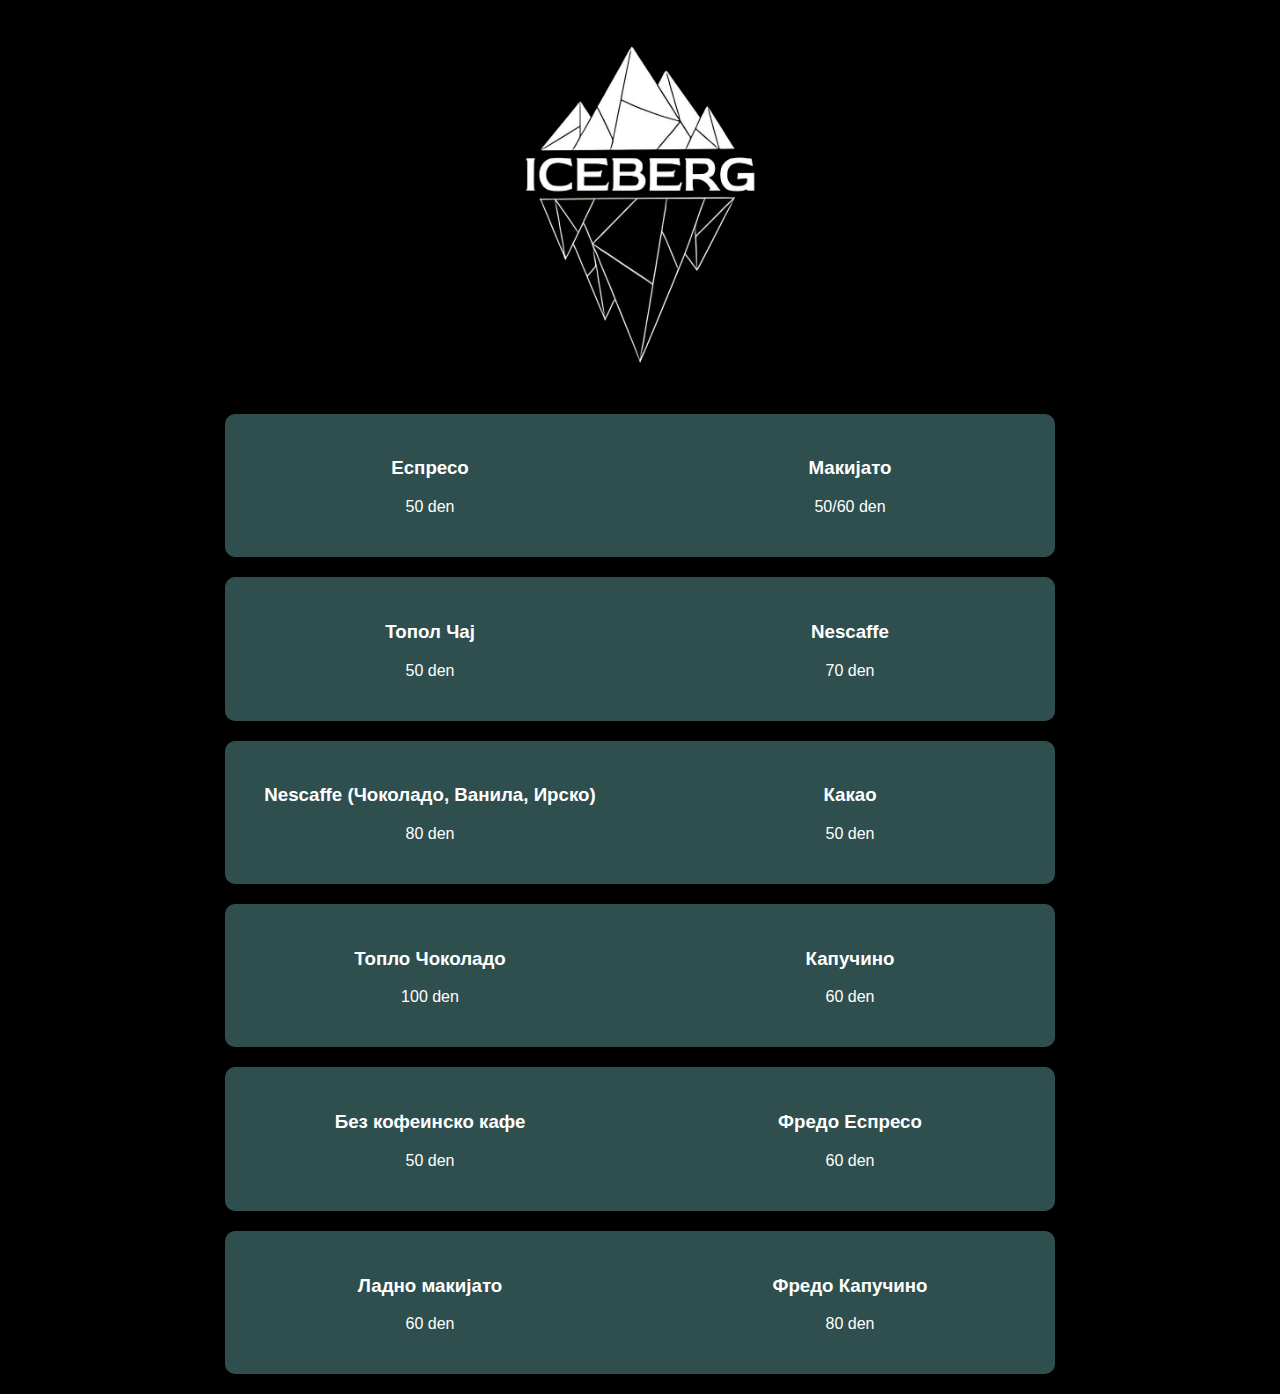
<file: hot drinks.html>
<!DOCTYPE html>
<html lang="">
<head>
  <title>Iceberg</title>
  <link rel="stylesheet" type="text/css" href="stylehot.css">
  <meta charset="UTF-8">
</head>

<body><a href="index.html">
  <img src="iceberg%20ss%20(12222).png" width="250" height="320" alt="Image Description">
</a>


<div class="drink">
  <div class="drink-item">
    <h3>Еспресо</h3>
    <p>50 den</p>
  </div>

  <div class="drink-item-right">
    <h3>Макијато</h3>
    <p>50/60 den</p>
  </div>
</div>

<div class="drink">
  <div class="drink-item">
    <h3>Топол Чај</h3>
    <p>50 den</p>
  </div>

  <div class="drink-item-right">
    <h3>Nescaffe</h3>
    <p>70 den</p>
  </div>
</div>

<div class="drink">
  <div class="drink-item">
    <h3>Nescaffe (Чоколадо, Ванила, Ирско)</h3>
    <p>80 den</p>
  </div>

  <div class="drink-item-right">
    <h3>Какао</h3>
    <p>50 den</p>
  </div>
</div>

<div class="drink">
  <div class="drink-item">
    <h3>Топло Чоколадо</h3>
    <p>100 den</p>
  </div>

  <div class="drink-item-right">
    <h3>Капучино</h3>
    <p>60 den</p>
  </div>
</div>

<div class="drink">
  <div class="drink-item">
    <h3>Без кофеинско кафе</h3>
    <p>50 den</p>
  </div>

  <div class="drink-item-right">
    <h3>Фредо Еспресо</h3>
    <p>60 den</p>
  </div>
</div>


<div class="drink">
  <div class="drink-item">
    <h3>Ладно макијато</h3>
    <p>60 den</p>
  </div>

  <div class="drink-item-right">
    <h3>Фредо Капучино</h3>
    <p>80 den</p>
  </div>
</div>

</body>
</html>
</file>
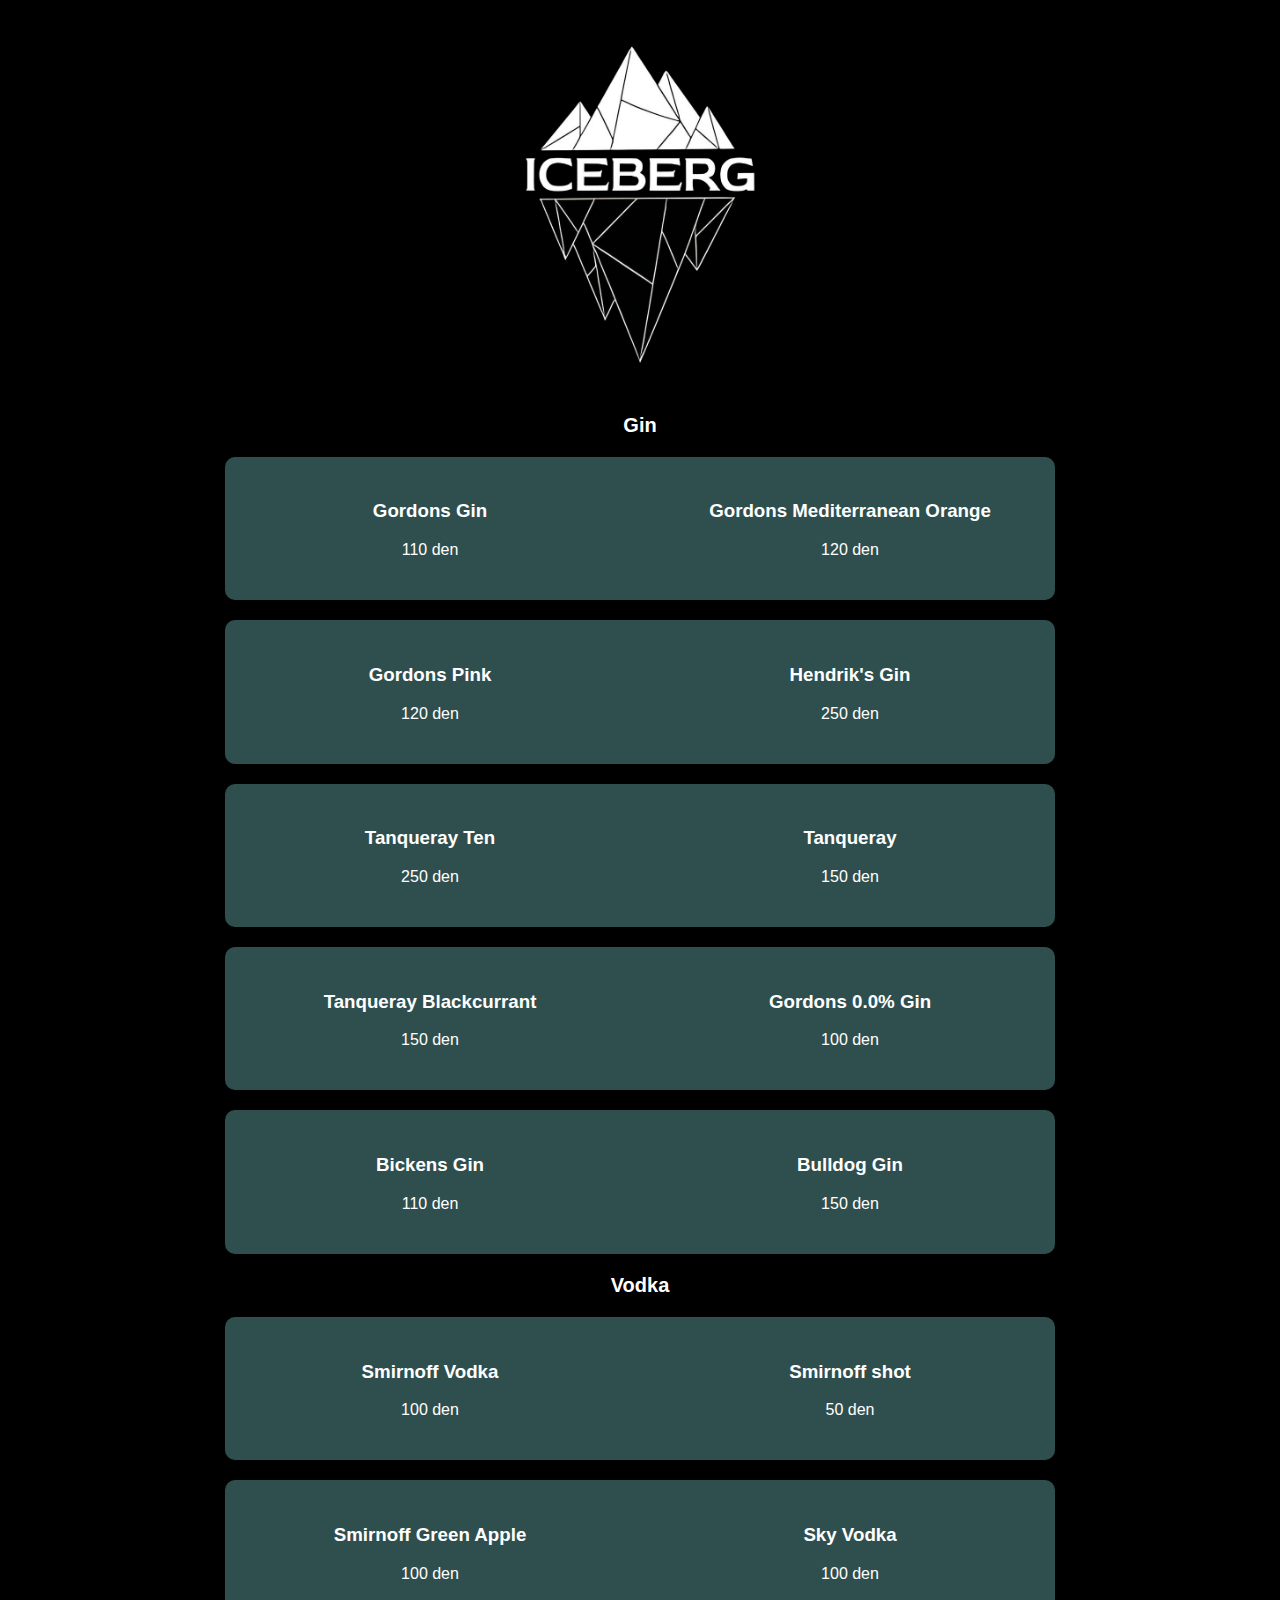
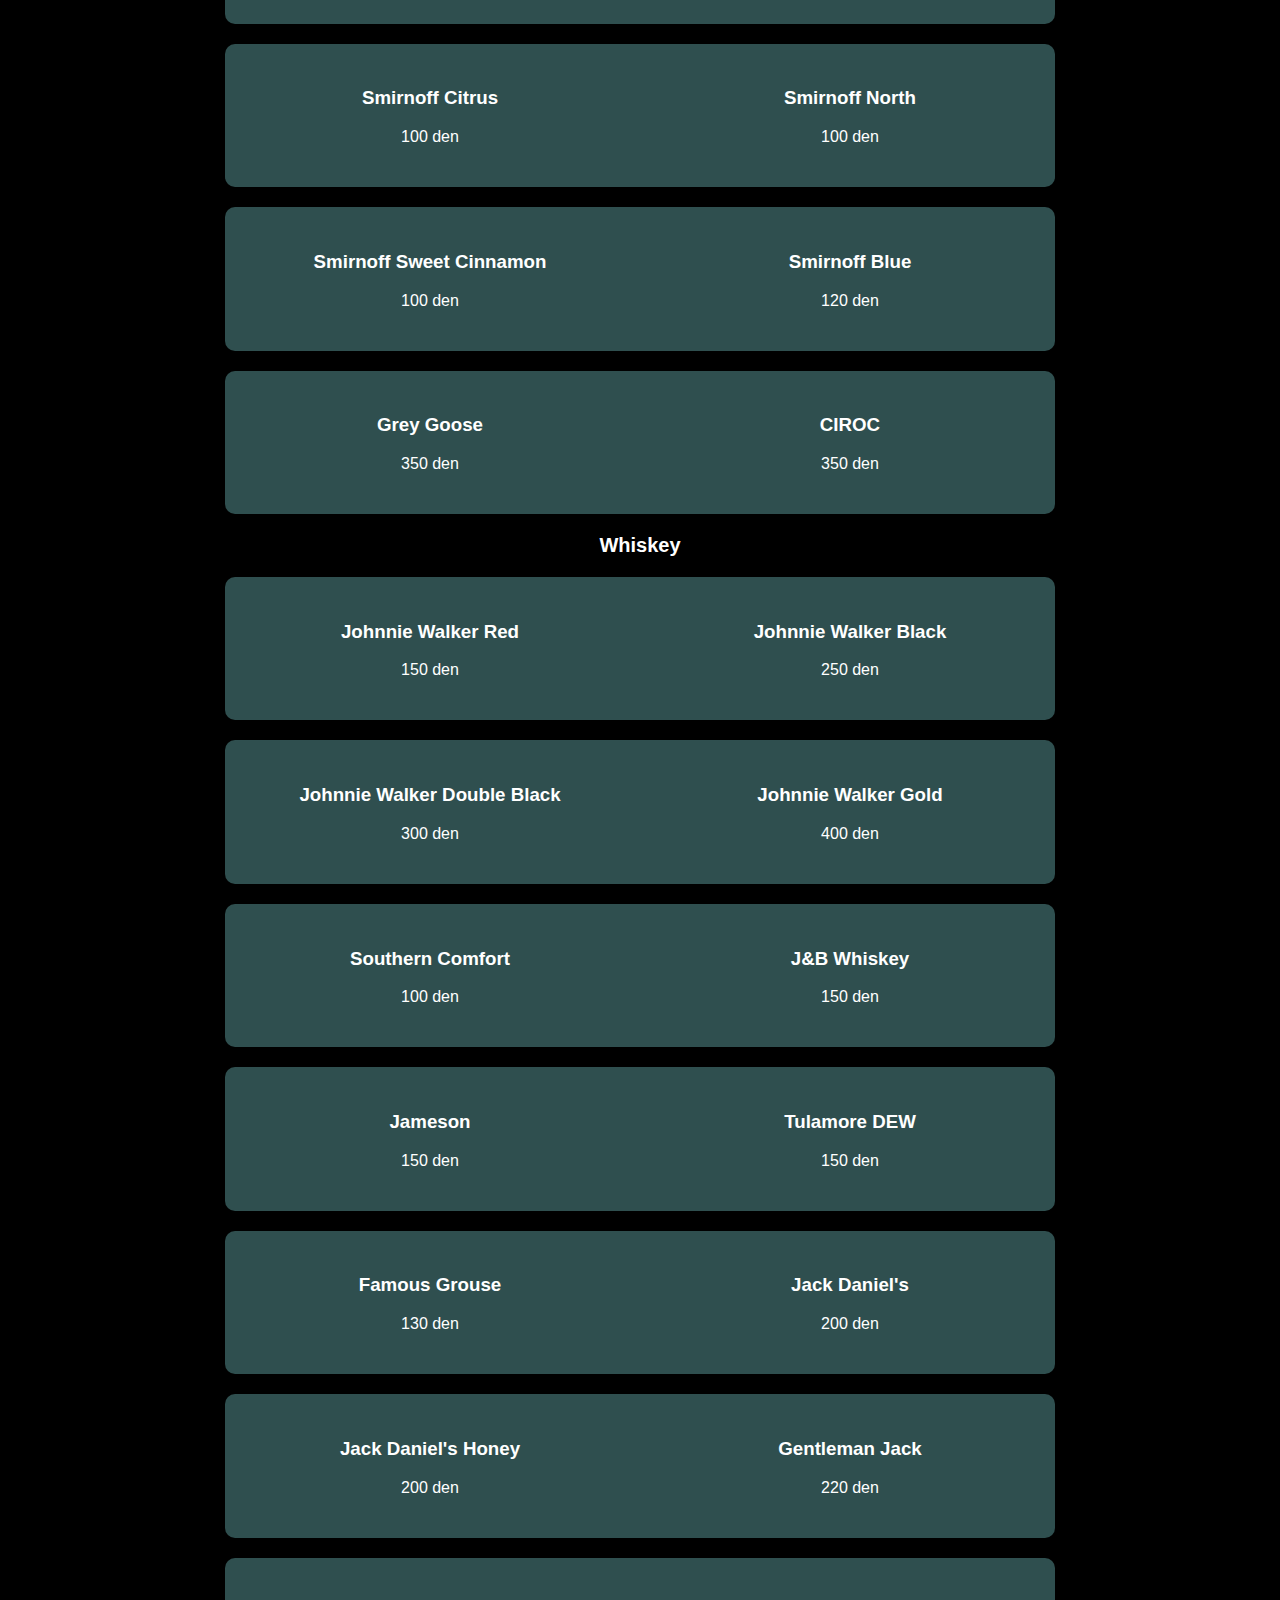
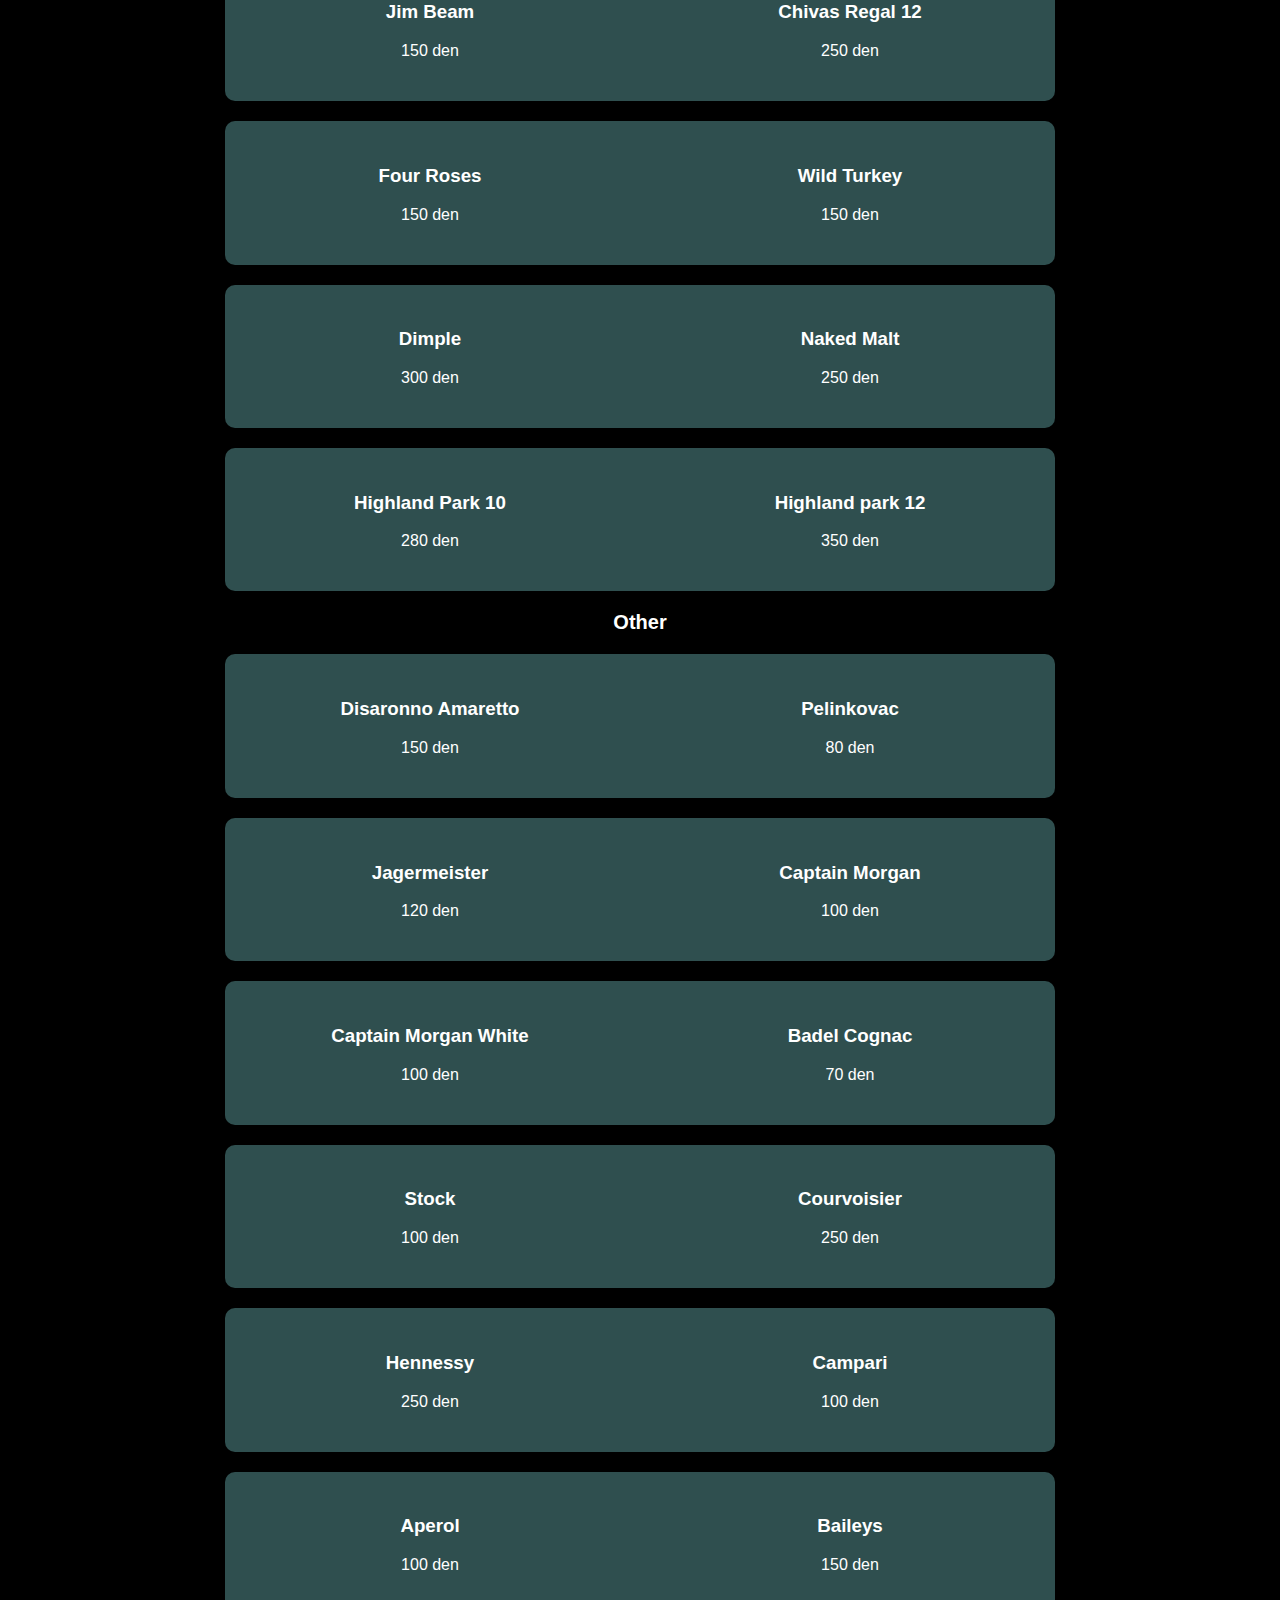
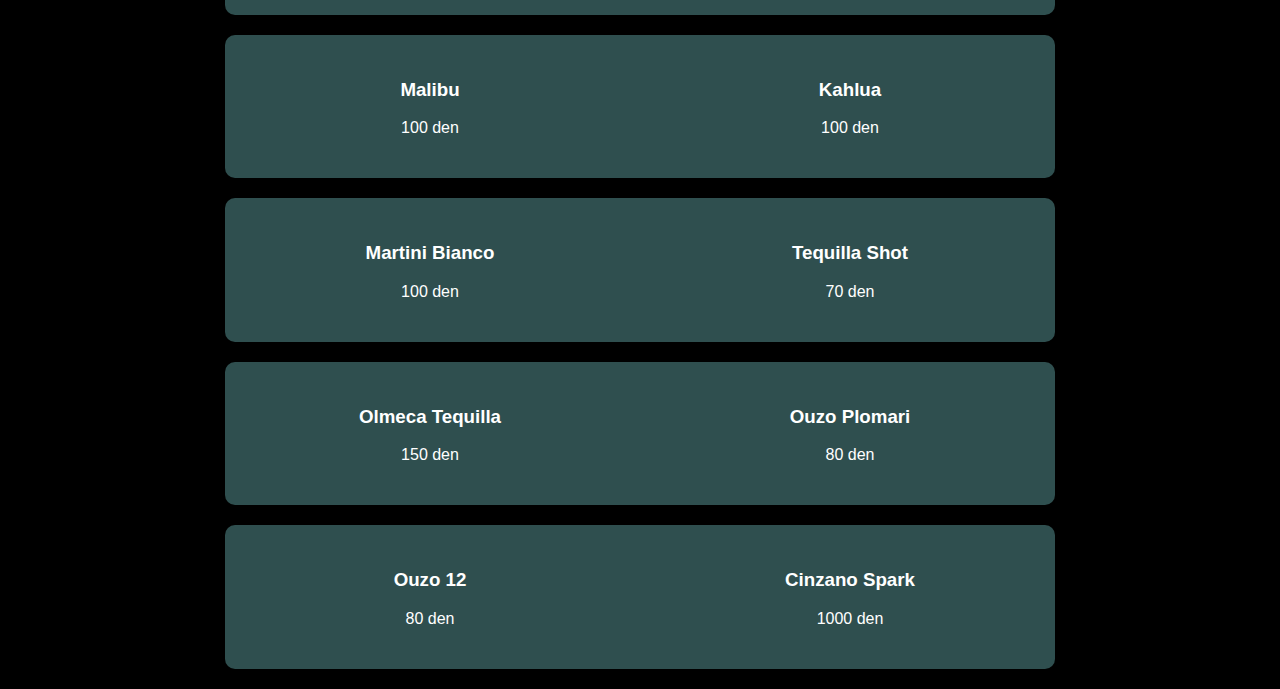
<file: iceberg alcohols.html>
<!DOCTYPE html>
<html lang="mk">
<head>
  <title>Iceberg</title>
  <link rel="stylesheet" type="text/css" href="stylealcohol.css">
</head>

<body><a href="index.html">
  <img src="iceberg%20ss%20(12222).png" width="250" height="320" alt="Image Description">
</a>
<h4>Gin</h4>
<div class="drink">

  <div class="drink-item">
    <h3>Gordons Gin</h3>
    <p>110 den</p>
  </div>

  <div class="drink-item-right">
    <h3>Gordons Mediterranean Orange </h3>
    <p>120 den</p>
  </div>
</div>

<div class="drink">

  <div class="drink-item">
    <h3>Gordons Pink</h3>
    <p>120 den</p>
  </div>

  <div class="drink-item-right">
    <h3>Hendrik's Gin</h3>
    <p>250 den</p>
  </div>
</div>

<div class="drink">
  <div class="drink-item">
    <h3>Tanqueray Ten</h3>
    <p>250 den</p>
  </div>



  <div class="drink-item-right">
    <h3>Tanqueray</h3>
    <p>150 den</p>
  </div>

</div>

<div class="drink">
  <div class="drink-item">
    <h3>Tanqueray Blackcurrant</h3>
    <p>150 den</p>
  </div>



  <div class="drink-item-right">
    <h3>Gordons 0.0% Gin</h3>
    <p>100 den</p>
  </div>
</div>

<div class="drink">

  <div class="drink-item">
    <h3>Bickens Gin</h3>
    <p>110 den</p>
  </div>

  <div class="drink-item-right">
    <h3>Bulldog Gin</h3>
    <p>150 den</p>
  </div>
</div>

<h4>Vodka</h4>

<div class="drink">
  <div class="drink-item">
    <h3>Smirnoff Vodka</h3>
    <p>100 den</p>
  </div>
  <div class="drink-item-right">
    <h3>Smirnoff shot</h3>
    <p>50 den</p>
  </div>
</div>
  <div class="drink">
    <div class="drink-item">
      <h3>Smirnoff Green Apple</h3>
      <p>100 den</p>
    </div>
    <div class="drink-item-right">
      <h3>Sky Vodka</h3>
      <p>100 den</p>
    </div>
  </div>
</div>

<div class="drink">
  <div class="drink-item">
  <h3>Smirnoff Citrus</h3>
  <p>100 den</p>
</div>

  <div class="drink-item-right">
    <h3>Smirnoff North</h3>
    <p>100 den</p>
  </div>

</div>

<div class="drink">
  <div class="drink-item">
    <h3>Smirnoff Sweet Cinnamon</h3>
    <p>100 den</p></div>
  <div class="drink-item-right">
    <h3>Smirnoff Blue</h3>
    <p>120 den</p>
  </div>


</div>

<div class="drink">
  <div class="drink-item">
    <h3>Grey Goose</h3>
    <p>350 den</p>
  </div>
  <div class="drink-item-right">
    <h3>CIROC</h3>
    <p>350 den</p>
  </div>
</div>


<h4>Whiskey</h4>
<div class="drink">
  <div class="drink-item">
    <h3>Johnnie Walker Red</h3>
    <p>150 den</p>
  </div>
  <div class="drink-item-right">
    <h3>Johnnie Walker Black</h3>
    <p>250 den</p>
  </div>
</div>

<div class="drink">
  <div class="drink-item">
    <h3>Johnnie Walker Double Black</h3>
    <p>300 den</p>
  </div>
  <div class="drink-item-right">
    <h3>Johnnie Walker Gold</h3>
    <p>400 den</p>
  </div>




</div>

<div class="drink">
  <div class="drink-item">
    <h3>Southern Comfort</h3>
    <p>100 den</p>
  </div>
  <div class="drink-item-right">
    <h3>J&B Whiskey</h3>
    <p>150 den</p>
  </div>



</div>

<div class="drink">

  <div class="drink-item">
    <h3>Jameson</h3>
    <p>150 den</p>
  </div>
  <div class="drink-item-right">
    <h3>Tulamore DEW</h3>
    <p>150 den</p>
  </div>


</div>

<div class="drink">

  <div class="drink-item">
    <h3>Famous Grouse</h3>
    <p>130 den</p>
  </div>

  <div class="drink-item-right">
    <h3>Jack Daniel's</h3>
    <p>200 den</p>
  </div>




</div>

<div class="drink">

  <div class="drink-item">
    <h3>Jack Daniel's Honey</h3>
    <p>200 den</p>
  </div>
  <div class="drink-item-right">
    <h3>Gentleman Jack</h3>
    <p>220 den</p>
  </div>



</div>

<div class="drink">
  <div class="drink-item">
    <h3>Jim Beam</h3>
    <p>150 den</p>
  </div>
  <div class="drink-item-right">
    <h3>Chivas Regal 12</h3>
    <p>250 den</p>
  </div>
</div>

<div class="drink">
  <div class="drink-item">
    <h3>Four Roses</h3>
    <p>150 den</p>
  </div>
  <div class="drink-item-right">
    <h3>Wild Turkey</h3>
    <p>150 den</p>
  </div>

</div>


<div class="drink">
  <div class="drink-item">
    <h3>Dimple</h3>
    <p>300 den</p>
  </div>
  <div class="drink-item-right">
    <h3>Naked  Malt</h3>
    <p>250 den</p>
  </div>


</div>


<div class="drink">
  <div class="drink-item">
    <h3>Highland Park 10</h3>
    <p>280 den</p>
  </div>
  <div class="drink-item-right">
    <h3>Highland park 12</h3>
    <p>350 den</p>
  </div>



</div>

<h4>Other</h4>
<div class="drink">
  <div class="drink-item">
    <h3>Disaronno Amaretto</h3>
    <p>150 den</p>
  </div>
  <div class="drink-item-right">
    <h3>Pelinkovac</h3>
    <p>80 den</p>
  </div>




</div>

<div class="drink">
  <div class="drink-item">
    <h3>Jagermeister</h3>
    <p>120 den</p>
  </div>
  <div class="drink-item-right">
    <h3>Captain Morgan</h3>
    <p>100 den</p>
  </div>


</div>

<div class="drink">
  <div class="drink-item">
  <h3>Captain Morgan White</h3>
  <p>100 den</p>
</div>
  <div class="drink-item-right">
    <h3>Badel Cognac</h3>
    <p>70 den</p>
  </div>




</div>

<div class="drink">
  <div class="drink-item">
    <h3>Stock</h3>
    <p>100 den</p>
  </div>
  <div class="drink-item-right">
    <h3>Courvoisier</h3>
    <p>250 den</p>
  </div>


</div>

<div class="drink">
  <div class="drink-item">
  <h3>Hennessy</h3>
  <p>250 den</p>
</div>
  <div class="drink-item-right">
    <h3>Campari</h3>
    <p>100 den</p>
  </div>


</div>

<div class="drink">
  <div class="drink-item">
    <h3>Aperol</h3>
    <p>100 den</p>
  </div>
  <div class="drink-item-right">
    <h3>Baileys</h3>
    <p>150 den</p>
  </div>

</div>

<div class="drink">
  <div class="drink-item">
    <h3>Malibu</h3>
    <p>100 den</p>
  </div>
  <div class="drink-item-right">
    <h3>Kahlua</h3>
    <p>100 den</p>
  </div>


</div>

<div class="drink">
  <div class="drink-item">
    <h3>Martini Bianco</h3>
    <p>100 den</p>
  </div>
  <div class="drink-item-right">
    <h3>Tequilla Shot</h3>
    <p>70 den</p>
  </div>


</div>

<div class="drink">
  <div class="drink-item">
    <h3>Olmeca Tequilla</h3>
    <p>150 den</p>
  </div>
  <div class="drink-item-right">
    <h3>Ouzo Plomari</h3>
    <p>80 den</p>
  </div>



</div>
<div class="drink">
<div class="drink-item">
  <h3>Ouzo 12</h3>
  <p>80 den</p>
</div>
  <div class="drink-item-right">
    <h3>Cinzano Spark</h3>
    <p>1000 den</p>
  </div>


</div>




</body>
</html>
</file>
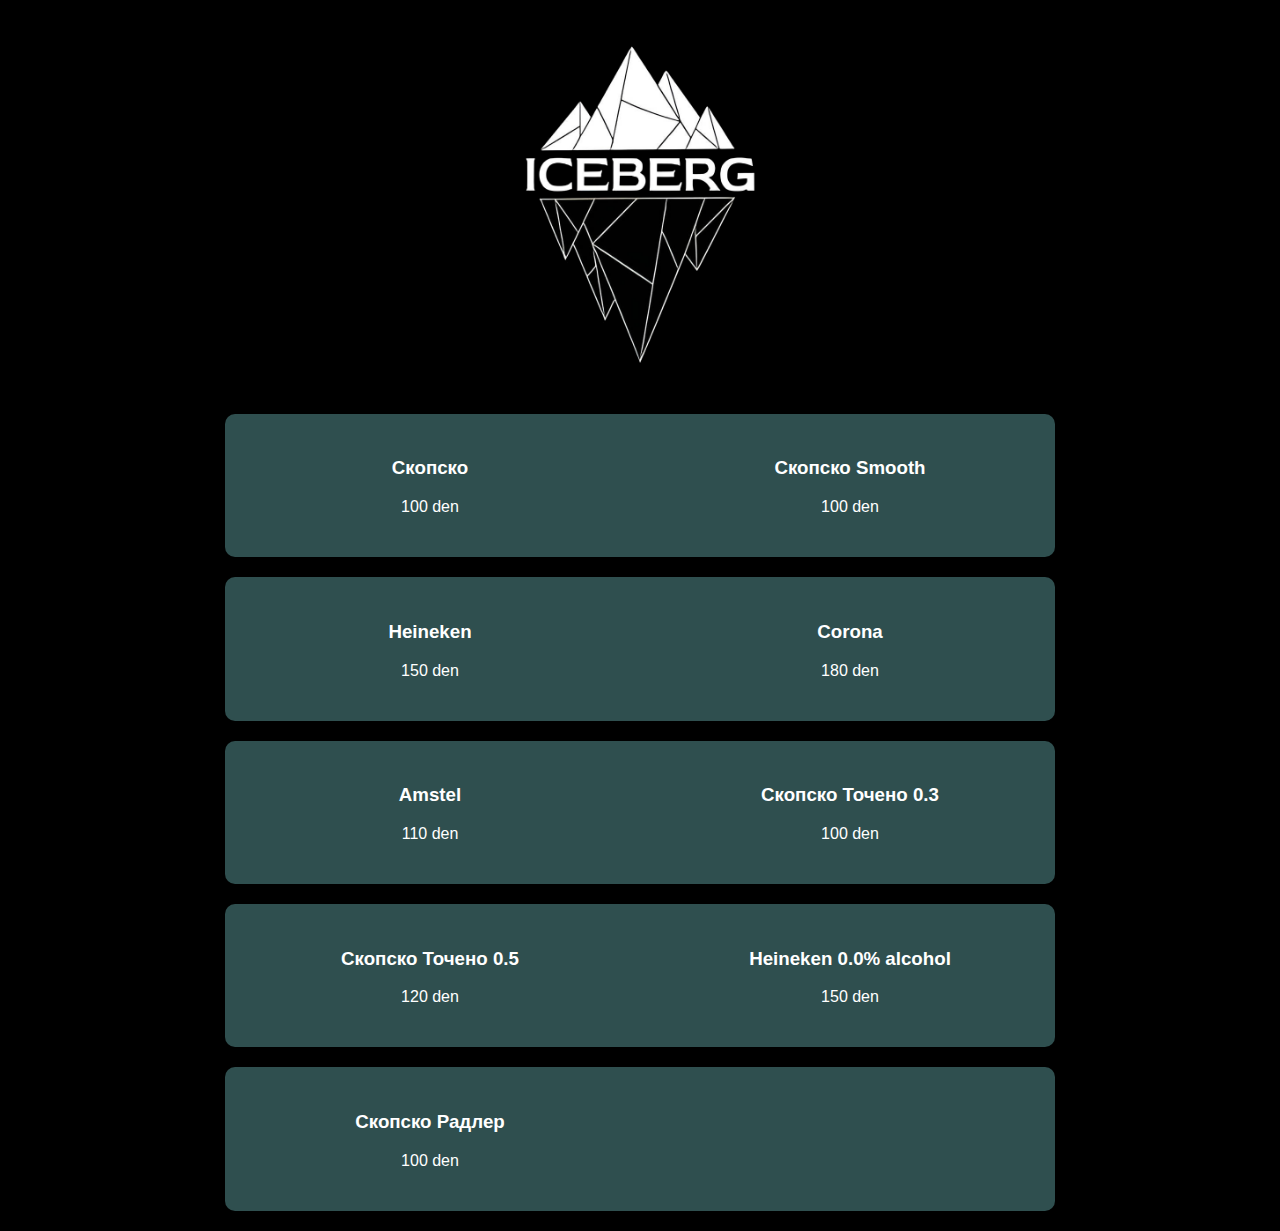
<file: iceberg beer.html>
<!DOCTYPE html>
<html>
<head>
  <title>Iceberg</title>
  <link rel="stylesheet" type="text/css" href="stylebeer.css">
  <meta charset="UTF-8">
</head>

<body><a href="index.html">
  <img src="iceberg%20ss%20(12222).png" width="250" height="320" alt="Image Description">
</a>


<div class="drink">
  <div class="drink-item">
    <h3>Скопско</h3>
    <p>100 den</p>
  </div>

  <div class="drink-item-right">
    <h3>Скопско Smooth</h3>
    <p>100 den</p>
  </div>
</div>

<div class="drink">
  <div class="drink-item">
    <h3>Heineken</h3>
    <p>150 den</p>
  </div>

  <div class="drink-item-right">
    <h3>Corona</h3>
    <p>180 den</p>
  </div>
</div>

<div class="drink">
  <div class="drink-item">
    <h3>Amstel</h3>
    <p>110 den</p>
  </div>

  <div class="drink-item-right">
    <h3>Скопско Точено 0.3</h3>
    <p>100 den</p>
  </div>
</div>

<div class="drink">
  <div class="drink-item">
    <h3>Скопско Точено 0.5</h3>
    <p>120 den</p>
  </div>

  <div class="drink-item-right">
    <h3>Heineken 0.0% alcohol</h3>
    <p>150 den</p>
  </div>
</div>

<div class="drink">
  <div class="drink-item">
    <h3>Скопско Радлер</h3>
    <p>100 den</p>
  </div>

</div>



</body>
</html>
</file>
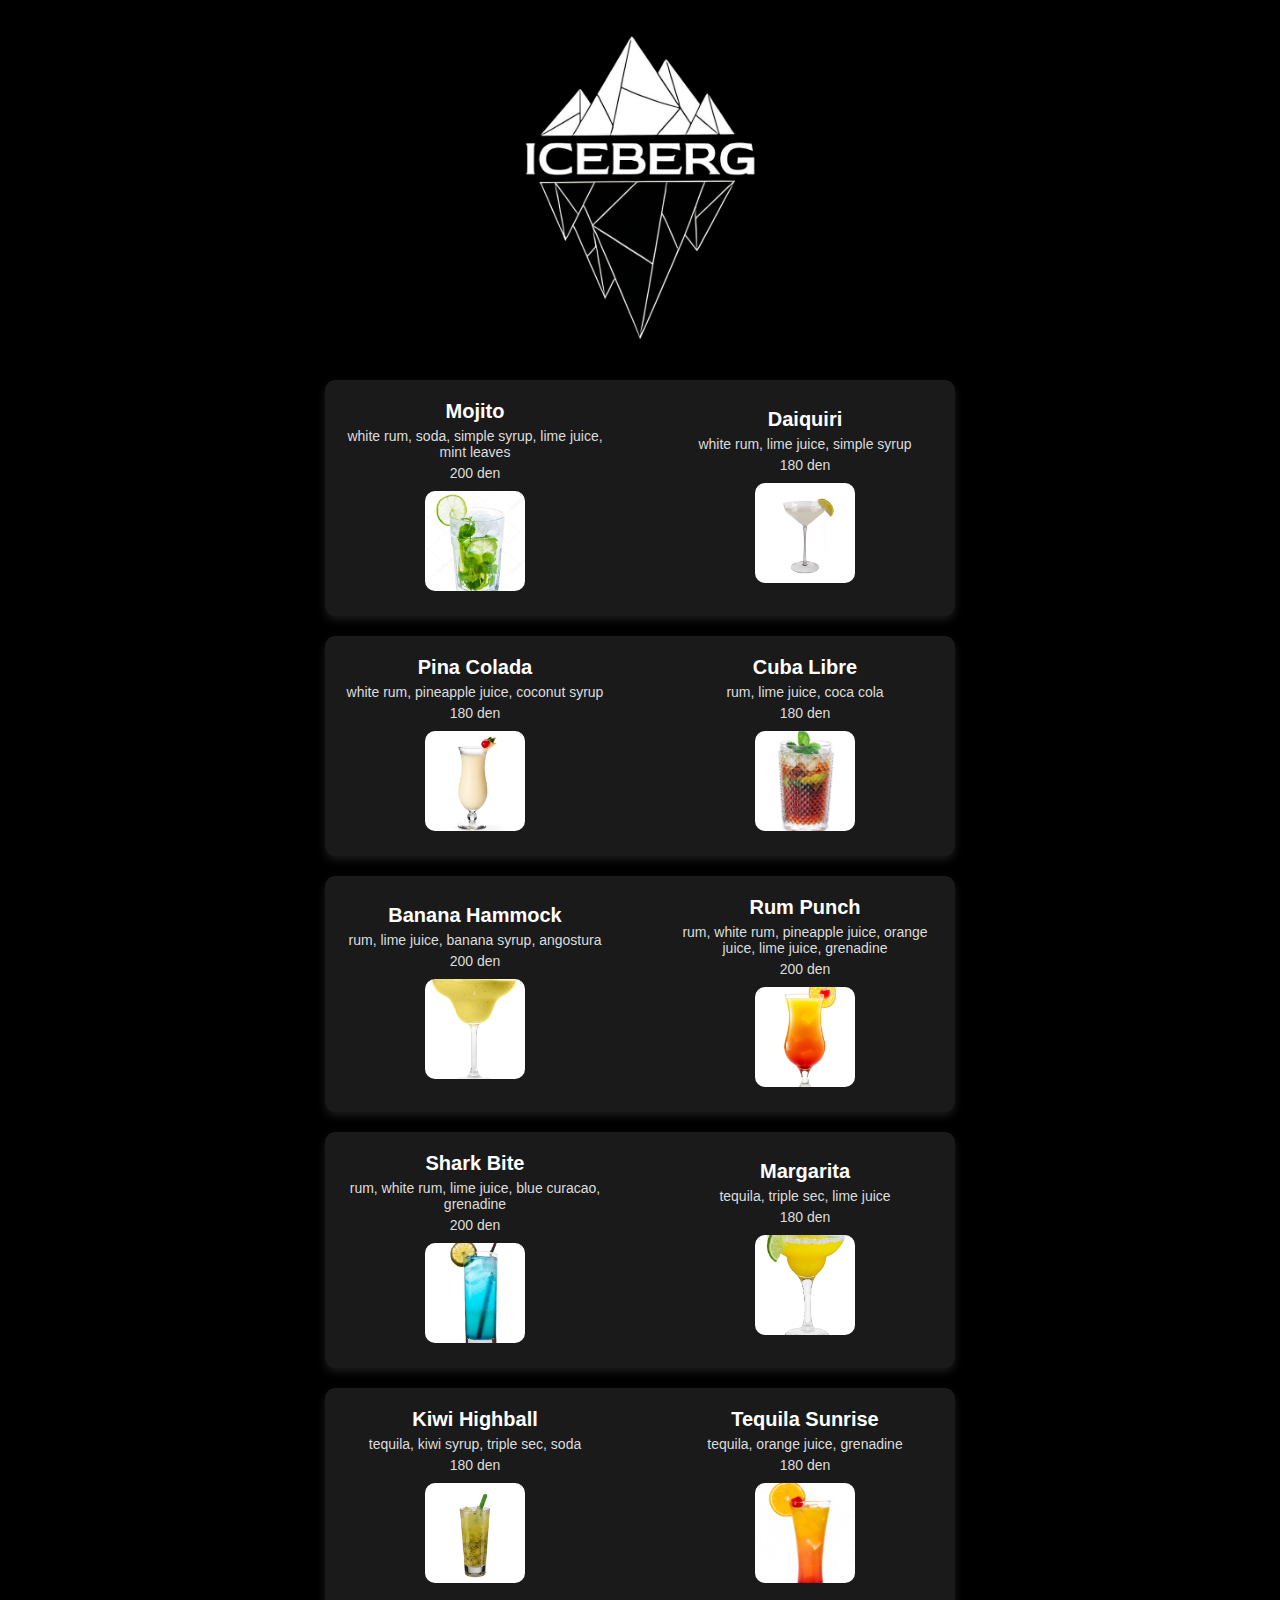
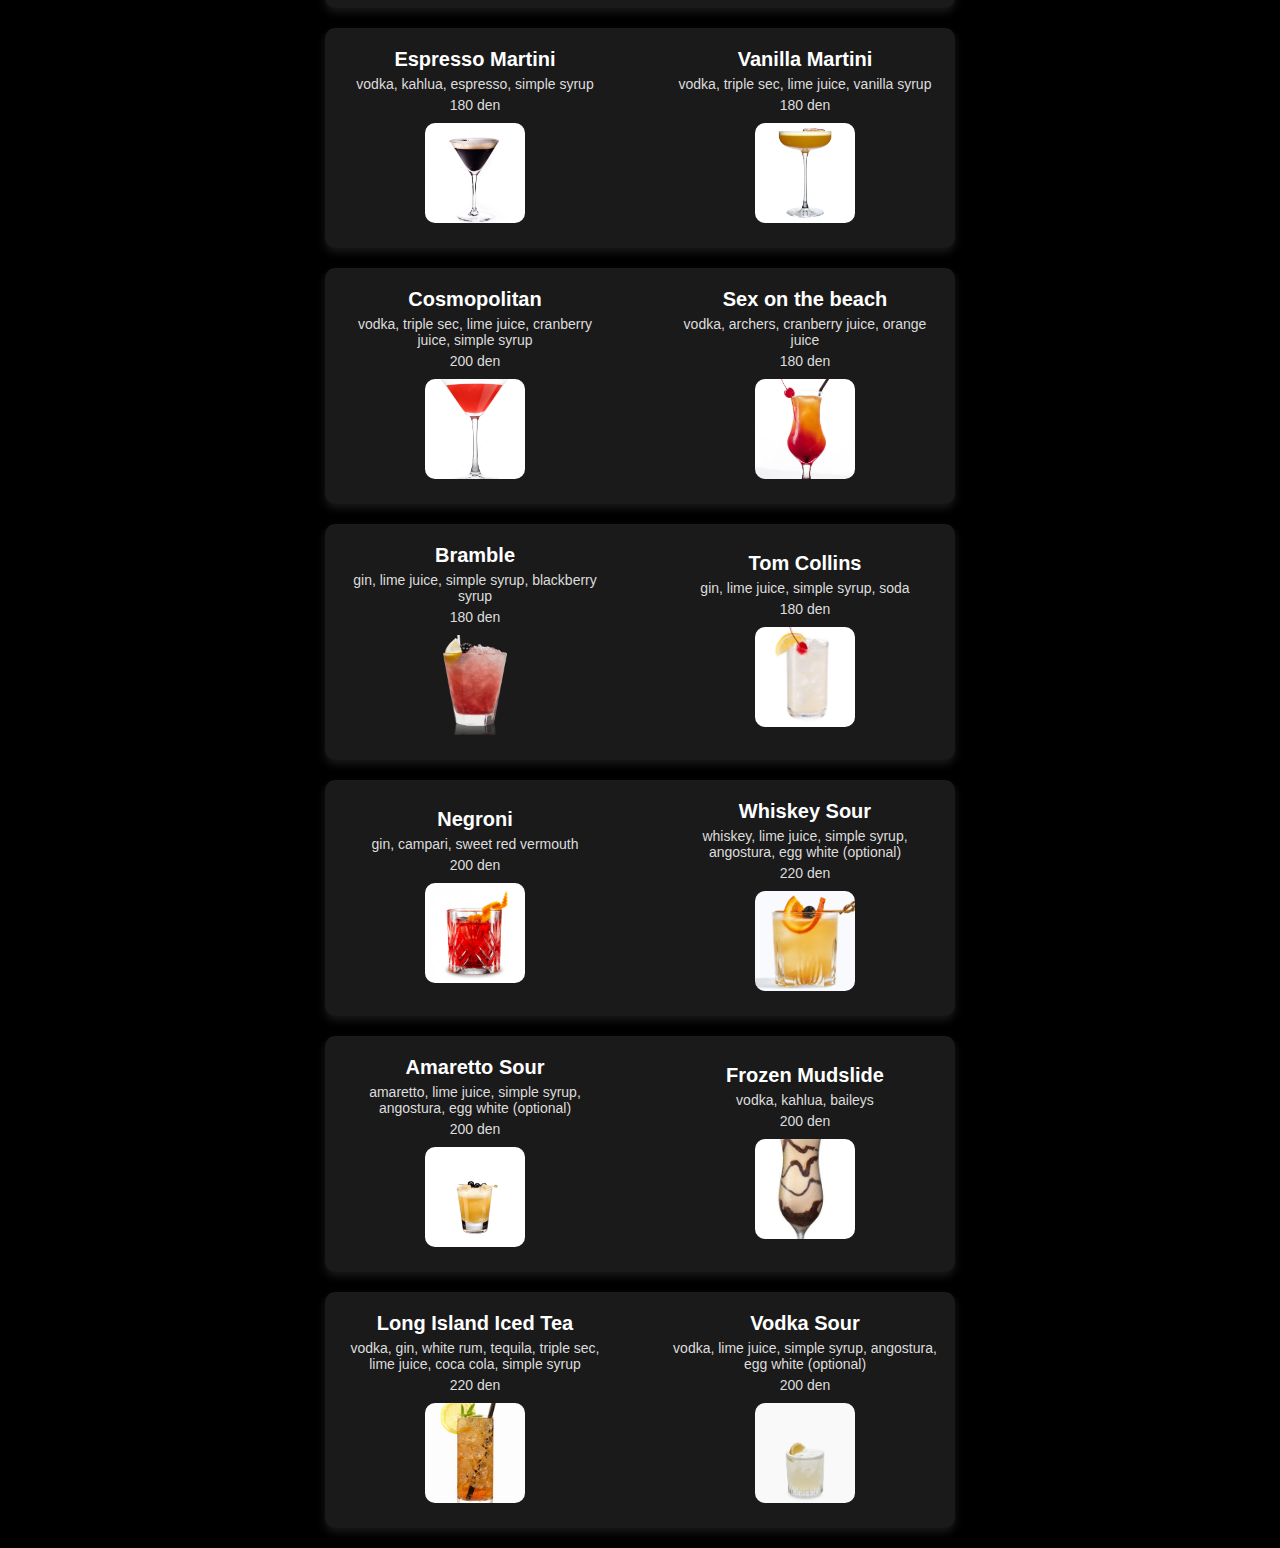
<file: Iceberg cocktail.html>
<!DOCTYPE html>
<html lang="">
<head>
    <title>Iceberg</title>
    <link rel="stylesheet" type="text/css" href="style.css">
</head>
<body>

<a href="index.html">
    <img src="iceberg%20ss%20(12222).png" width="250" height="320" alt="Image Description">
</a>

<div class="drink">
    <div class="drink-item">
        <h3>Mojito</h3>
        <p>white rum, soda, simple syrup, lime juice, mint leaves</p>
        <p>200 den</p>
        <img src="kokteli/dddddddddd.jpg" width="100" height="120" class="drink-item-image" alt="">
    </div>

    <div class="drink-item-right">
        <h3>Daiquiri</h3>
        <p>white rum, lime juice, simple syrup</p>
        <p>180 den</p>
        <img src="kokteli/daq.jpg" width="100" height="120" class="drink-item-image-right" alt="">
    </div>
</div>

<div class="drink">
    <div class="drink-item">
        <h3>Pina Colada</h3>
        <p>white rum, pineapple juice, coconut syrup</p>
        <p>180 den</p>
        <img src="kokteli/pcolada.avif" width="100" height="120" class="drink-item-image" alt="">
    </div>

    <div class="drink-item-right">
        <h3>Cuba Libre</h3>
        <p>rum, lime juice, coca cola</p>
        <p>180 den</p>
        <img src="kokteli/cubalibre.avif" width="100" height="120"  class="drink-item-image-right" alt="">
    </div>
</div>

<div class="drink">
    <div class="drink-item">
        <h3>Banana Hammock</h3>
        <p>rum, lime juice, banana syrup, angostura</p>
        <p>200 den</p>
        <img src="kokteli/bananadaqiri.jpg" width="100" height="120" class="drink-item-image" alt="">
    </div>

    <div class="drink-item-right">
        <h3>Rum Punch</h3>
        <p>rum, white rum, pineapple juice, orange juice, lime juice, grenadine</p>
        <p>200 den</p>
        <img src="kokteli/Rum%20Punch-.jpg" width="100" height="120" class="drink-item-image-right" alt="">
    </div>
</div>

<div class="drink">
    <div class="drink-item">
        <h3>Shark Bite</h3>
        <p>rum, white rum, lime juice, blue curacao, grenadine</p>
        <p>200 den</p>
        <img src="kokteli/sharkbite.jpg" width="100" height="120" class="drink-item-image" alt="">
    </div>

    <div class="drink-item-right">
        <h3>Margarita</h3>
        <p>tequila, triple sec, lime juice</p>
        <p>180 den</p>
        <img src="kokteli/margarita.avif" class="drink-item-image-right" width="100" height="120" alt="">
    </div>
</div>

<div class="drink">
    <div class="drink-item">
        <h3>Kiwi Highball</h3>
        <p>tequila, kiwi syrup, triple sec, soda</p>
        <p>180 den</p>
        <img src="kokteli/kiwi%20ball.jpg" class="drink-item-image" width="120" height="120" alt="">
    </div>

    <div class="drink-item-right">
        <h3>Tequila Sunrise</h3>
        <p>tequila, orange juice, grenadine</p>
        <p>180 den</p>
        <img src="kokteli/sunrise.avif" class="drink-item-image-right" width="100" height="120" alt="">
    </div>
</div>

<div class="drink">
    <div class="drink-item">
        <h3>Espresso Martini</h3>
        <p>vodka, kahlua, espresso, simple syrup</p>
        <p>180 den</p>
        <img src="kokteli/espmartini.avif" class="drink-item-image" width="100" height="120" alt="">
    </div>

    <div class="drink-item-right">
        <h3>Vanilla Martini</h3>
        <p>vodka, triple sec, lime juice, vanilla syrup</p>
        <p>180 den</p>
        <img src="kokteli/vanilla%20martini%20ova.jpg" class="drink-item-image-right" width="100" height="120" alt="">
    </div>
</div>

<div class="drink">
    <div class="drink-item">
        <h3>Cosmopolitan</h3>
        <p>vodka, triple sec, lime juice, cranberry juice, simple syrup</p>
        <p>200 den</p>
        <img src="kokteli/csmopi.avif" class="drink-item-image" width="100" height="120" alt="">
    </div>

    <div class="drink-item-right">
        <h3>Sex on the beach</h3>
        <p>vodka, archers, cranberry juice, orange juice</p>
        <p>180 den</p>
        <img src="kokteli/sx%20bec.avif" class="drink-item-image-right" width="100" height="120" alt="">
    </div>
</div>

<div class="drink">
    <div class="drink-item">
        <h3>Bramble</h3>
        <p>gin, lime juice, simple syrup, blackberry syrup</p>
        <p>180 den</p>
        <img src="kokteli/bram.webp" class="drink-item-image" width="100" height="120" alt="">
    </div>

    <div class="drink-item-right">
        <h3>Tom Collins</h3>
        <p>gin, lime juice, simple syrup, soda</p>
        <p>180 den</p>
        <img src="kokteli/tomkolin.jpg" class="drink-item-image-right" width="90" height="120" alt="">
    </div>
</div>

<div class="drink">
    <div class="drink-item">

        <h3>Negroni</h3>
        <p>gin, campari, sweet red vermouth</p>
        <p>200 den</p>
        <img src="kokteli/negroni.avif" class="drink-item-image" width="100" height="120" alt="">

    </div>

    <div class="drink-item-right">
        <h3>Whiskey Sour</h3>
        <p>whiskey, lime juice, simple syrup, angostura, egg white (optional)</p>
        <p>220 den</p>
        <img src="kokteli/whiskeysour.webp" class="drink-item-image-right" width="100" height="120" alt="">
    </div>
</div>

<div class="drink">
    <div class="drink-item">
        <h3>Amaretto Sour</h3>
        <p>amaretto, lime juice, simple syrup, angostura, egg white (optional)</p>
        <p>200 den</p>
        <img src="kokteli/amar%20sor.jpg" class="drink-item-image" width="100" height="110" alt="">
    </div>

    <div class="drink-item-right">
        <h3>Frozen Mudslide</h3>
        <p>vodka, kahlua, baileys</p>
        <p>200 den</p>
        <img src="kokteli/frozen%20mudlsi.jpg" class="drink-item-image-right" width="100" height="120" alt="">
    </div>
</div>

<div class="drink">
    <div class="drink-item">
        <h3>Long Island Iced Tea</h3>
        <p>vodka, gin, white rum, tequila, triple sec, lime juice, coca cola, simple syrup</p>
        <p>220 den</p>
        <img src="kokteli/long%20isladn.jpg" class="drink-item-image" width="100" height="120" alt="">
    </div>
    <div class="drink-item-right">
        <h3>Vodka Sour</h3>
        <p>vodka, lime juice, simple syrup, angostura, egg white (optional)</p>
        <p>200 den</p>
        <img src="kokteli/vodkasour.jpg" class="drink-item-image-right" width="100" height="120" alt="">
    </div>

</div>

</body>
</html>
</file>
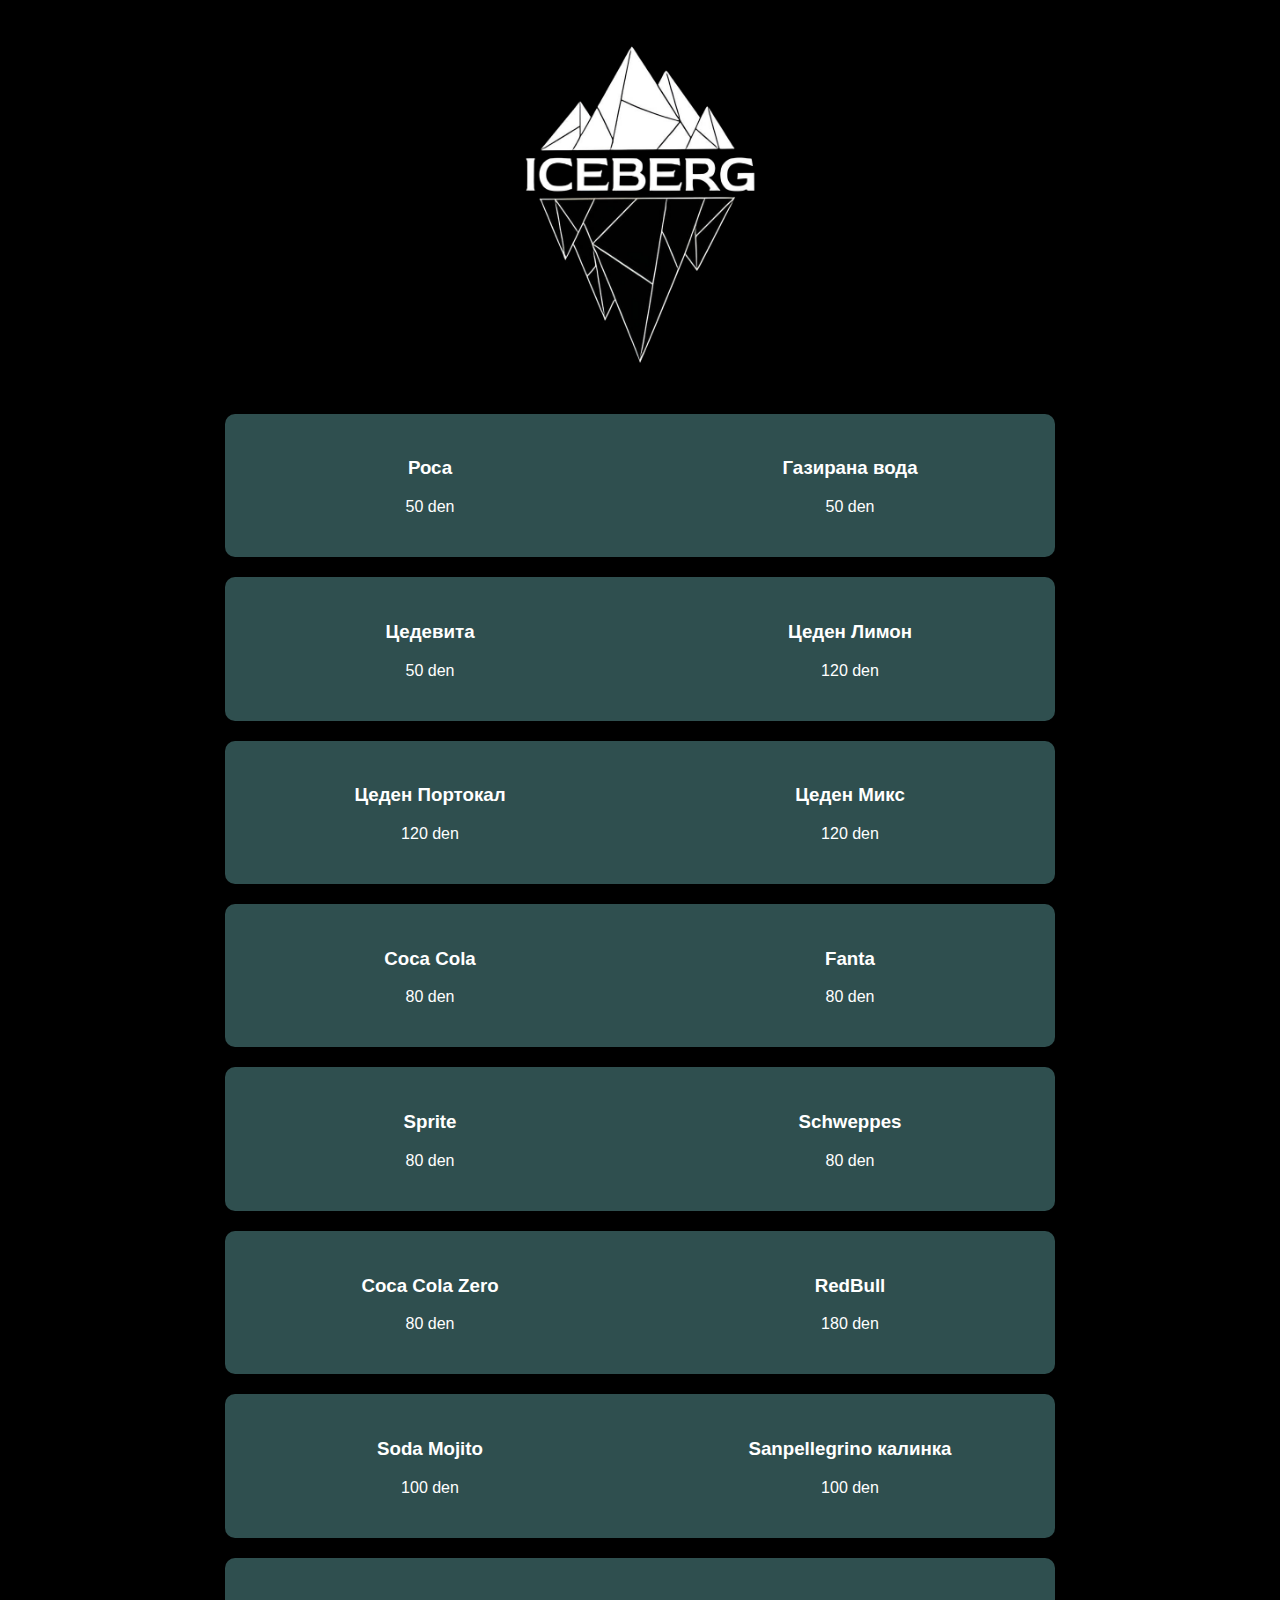
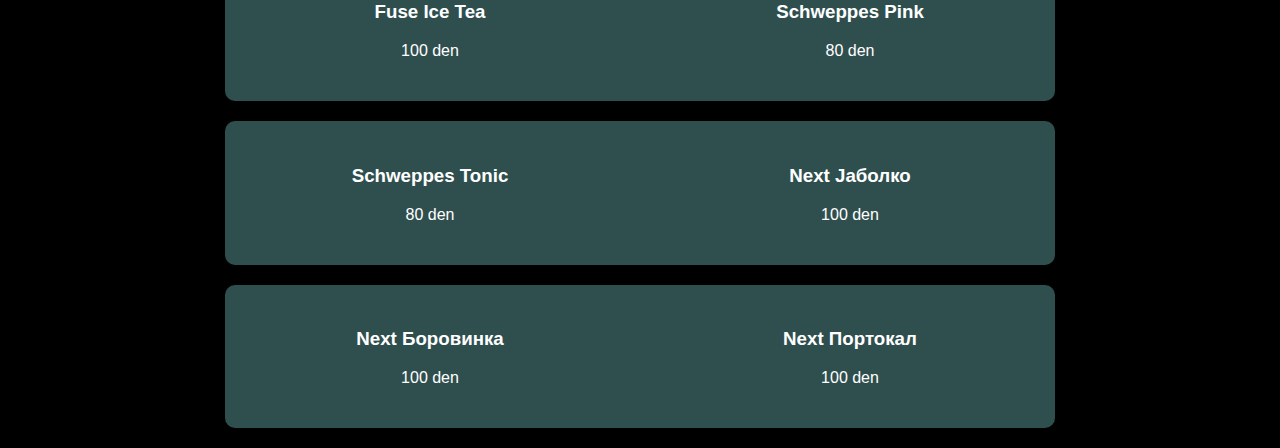
<file: iceberg cold.html>
<!DOCTYPE html>
<html>
<head>
  <title>Iceberg</title>
  <link rel="stylesheet" type="text/css" href="stylecold.css">
  <meta charset="UTF-8">

</head>

<body>
<a href="index.html">
  <img src="iceberg%20ss%20(12222).png" width="250" height="320" alt="Image Description">
</a>


<div class="drink">
  <div class="drink-item">
    <h3>Роса</h3>
    <p>50 den</p>
  </div>

  <div class="drink-item-right">
    <h3>Газирана вода</h3>
    <p>50 den</p>
  </div>
</div>

<div class="drink">
  <div class="drink-item">
    <h3>Цедевита</h3>
    <p>50 den</p>
  </div>

  <div class="drink-item-right">
    <h3>Цеден Лимон</h3>
    <p>120 den</p>
  </div>
</div>

<div class="drink">
  <div class="drink-item">
    <h3>Цеден Портокал</h3>
    <p>120 den</p>
  </div>

  <div class="drink-item-right">
    <h3>Цеден Микс</h3>
    <p>120 den</p>
  </div>
</div>

<div class="drink">
  <div class="drink-item">
    <h3>Coca Cola</h3>
    <p>80 den</p>
  </div>

  <div class="drink-item-right">
    <h3>Fanta</h3>
    <p>80 den</p>
  </div>
</div>

<div class="drink">
  <div class="drink-item">
    <h3>Sprite</h3>
    <p>80 den</p>
  </div>

  <div class="drink-item-right">
    <h3>Schweppes</h3>
    <p>80 den</p>
  </div>
</div>



<div class="drink">
  <div class="drink-item">
    <h3>Coca Cola Zero</h3>
    <p>80 den</p>
  </div>

  <div class="drink-item-right">
    <h3>RedBull</h3>
    <p>180 den</p>
  </div>
</div>
<div class="drink">
  <div class="drink-item">
    <h3>Soda Mojito</h3>
    <p>100 den</p>
  </div>

  <div class="drink-item-right">
    <h3>Sanpellegrino калинка</h3>
    <p>100 den</p>
  </div>
</div>
<div class="drink">
  <div class="drink-item">
    <h3>Fuse Ice Tea</h3>
    <p>100 den</p>
  </div>

  <div class="drink-item-right">
    <h3>Schweppes Pink</h3>
    <p>80 den</p>
  </div>
</div>
<div class="drink">
  <div class="drink-item">
    <h3>Schweppes Tonic</h3>
    <p>80 den</p>
  </div>

  <div class="drink-item-right">
    <h3>Next Јаболко</h3>
    <p>100 den</p>
  </div>
</div>
<div class="drink">
  <div class="drink-item">
    <h3>Next Боровинка</h3>
    <p>100 den</p>
  </div>

  <div class="drink-item-right">
    <h3>Next Портокал</h3>
    <p>100 den</p>
  </div>
</div>



</div>



</body>
</html>
</file>
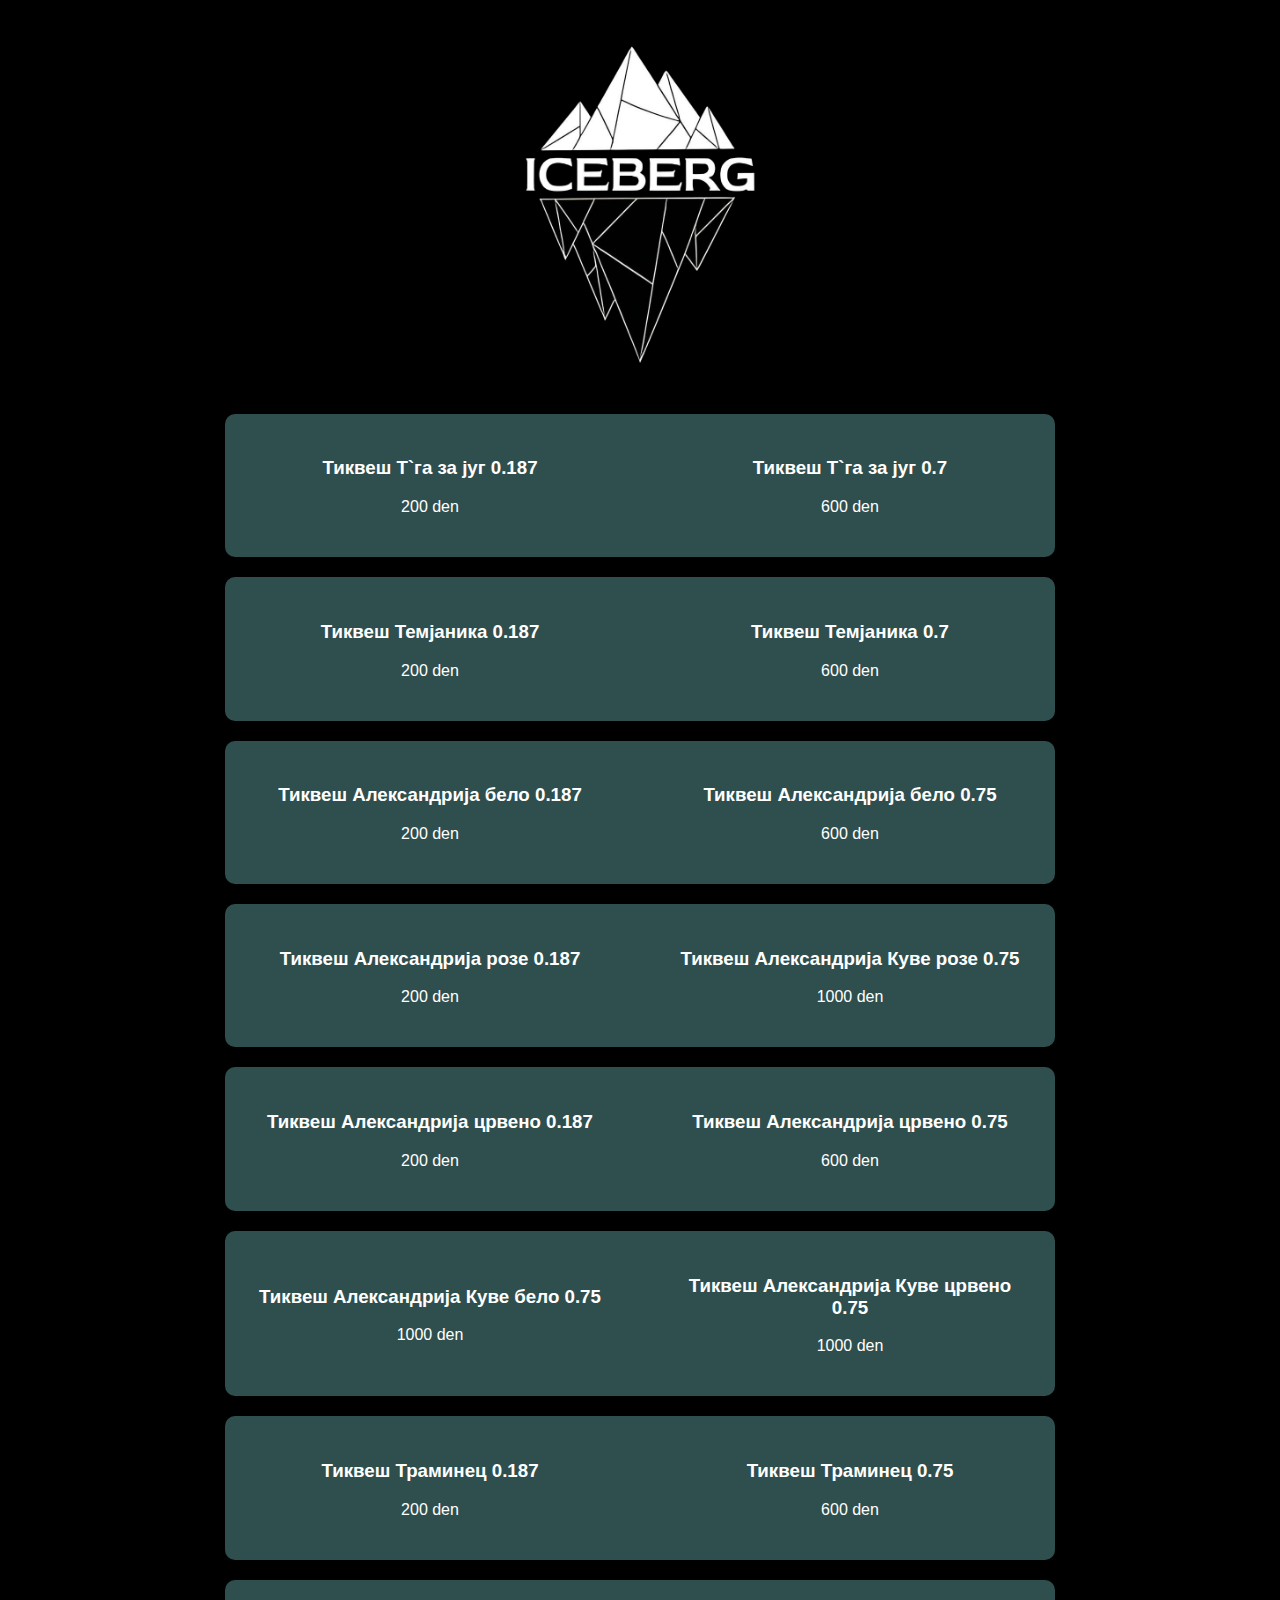
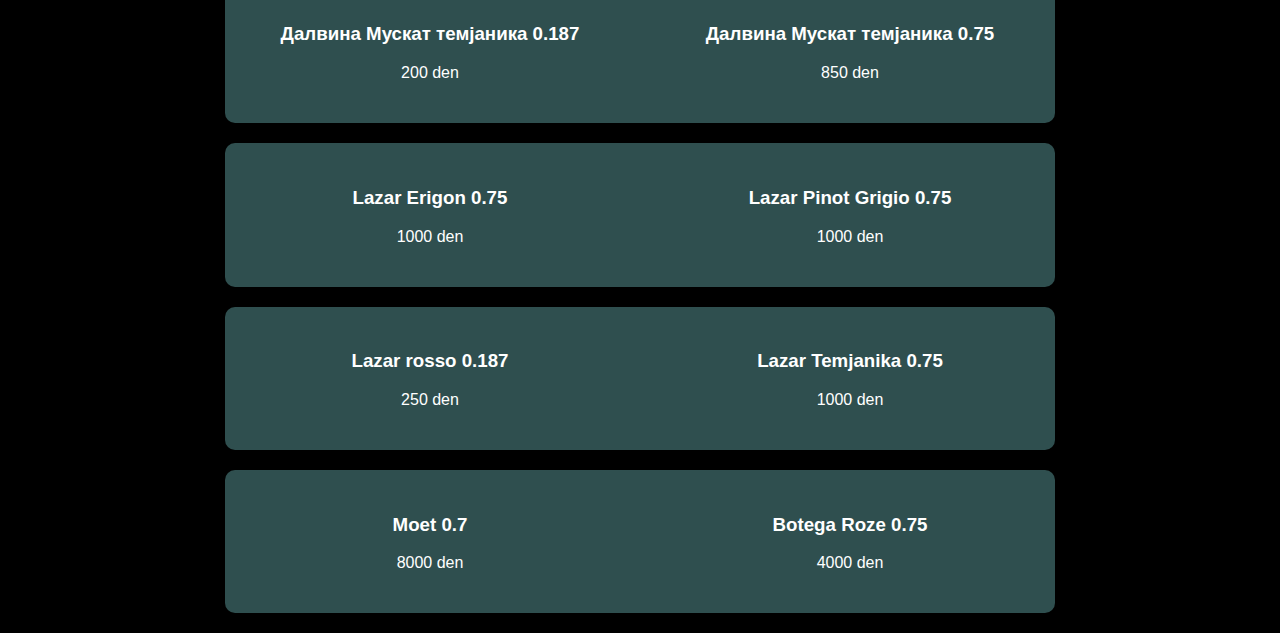
<file: iceberg wine.html>
<!DOCTYPE html>
<html>
<head>
  <title>Iceberg</title>
  <link rel="stylesheet" type="text/css" href="stylewine.css">
  <meta charset="UTF-8">
</head>

<body><a href="index.html">
  <img src="iceberg%20ss%20(12222).png" width="250" height="320" alt="Image Description">
</a>


<div class="drink">
  <div class="drink-item">
    <h3>Тиквеш Т`га за југ 0.187</h3>
    <p>200 den</p>
  </div>

  <div class="drink-item-right">
    <h3>Тиквеш Т`га за југ 0.7</h3>
    <p>600 den</p>
  </div>
</div>

<div class="drink">
  <div class="drink-item">
    <h3>Тиквеш Темјаника 0.187</h3>
    <p>200 den</p>
  </div>

  <div class="drink-item-right">
    <h3>Тиквеш Темјаника 0.7</h3>
    <p>600 den</p>
  </div>
</div>

<div class="drink">
  <div class="drink-item">
    <h3>Тиквеш Александрија бело 0.187</h3>
    <p>200 den</p>
  </div>

  <div class="drink-item-right">
    <h3>Тиквеш Александрија бело 0.75</h3>
    <p>600 den</p>
  </div>
</div>

<div class="drink">
  <div class="drink-item">
    <h3>Тиквеш Александрија розе 0.187</h3>
    <p>200 den</p>
  </div>

  <div class="drink-item-right">
    <h3>Тиквеш Александрија Куве розе 0.75</h3>
    <p>1000 den</p>
  </div>
</div>

<div class="drink">
  <div class="drink-item">
    <h3>Тиквеш Александрија црвено 0.187</h3>
    <p>200 den</p>
  </div>

  <div class="drink-item-right">
    <h3>Тиквеш Александрија црвено 0.75</h3>
    <p>600 den</p>
  </div>
</div>

<div class="drink">
  <div class="drink-item">
    <h3>Тиквеш Александрија Куве бело 0.75</h3>
    <p>1000 den</p>
  </div>

  <div class="drink-item-right">
    <h3>Тиквеш Александрија Куве црвено 0.75</h3>
    <p>1000 den</p>
  </div>
</div>

<div class="drink">
  <div class="drink-item">
    <h3>Тиквеш Траминец 0.187</h3>
    <p>200 den</p>
  </div>

  <div class="drink-item-right">
    <h3>Тиквеш Траминец 0.75</h3>
    <p>600 den</p>
  </div>
</div>

<div class="drink">
  <div class="drink-item">
    <h3>Далвина Мускат темјаника 0.187</h3>
    <p>200 den</p>
  </div>

  <div class="drink-item-right">
    <h3>Далвина Мускат темјаника 0.75</h3>
    <p>850 den</p>
  </div>
</div>

<div class="drink">
  <div class="drink-item">
    <h3>Lazar Erigon 0.75</h3>
    <p>1000 den</p>
  </div>

  <div class="drink-item-right">
    <h3>Lazar Pinot Grigio 0.75</h3>
    <p>1000 den</p>
  </div>
</div>

<div class="drink">
  <div class="drink-item">
    <h3>Lazar rosso 0.187</h3>
    <p>250 den</p>
  </div>

  <div class="drink-item-right">
    <h3>Lazar Temjanika 0.75</h3>
    <p>1000 den</p>
  </div>
</div>

<div class="drink">
  <div class="drink-item">
    <h3>Moet 0.7</h3>
    <p>8000 den</p>
  </div>

  <div class="drink-item-right">
    <h3>Botega Roze 0.75</h3>
    <p>4000 den</p>
  </div>
</div>




</body>
</html>
</file>
<file: style.css>
/* CSS for the cocktail bar menu */
body {
    font-family: Arial, sans-serif;
    background-color: black;
    background-size: cover;
    background-position: center;
    background-attachment: fixed;
    color: white;
    margin: 0;
    padding: 0;
    width: 100%;
    overflow-x: hidden; /* Prevent horizontal scrolling */
}

h1 {
    text-align: center;
    color: white;
    margin-top: 20px;
}

/* Drink Container */
.drink {
    display: flex;
    justify-content: space-between;
    align-items: center;
    gap: 20px;
    max-width: 600px; /* Reduced width for better mobile scaling */
    width: 90%;
    margin: 20px auto;
    padding: 15px;
    background-color: rgba(255, 255, 255, 0.1);
    border-radius: 10px;
    box-shadow: 0 4px 8px rgba(255, 255, 255, 0.1);
}

/* Drink Items */
.drink-item, .drink-item-right {
    width: 45%;
    text-align: center;
}

.drink h3 {
    margin: 5px 0;
    font-size: 20px;
    color: #fff;
}

.drink p {
    margin: 5px 0;
    font-size: 14px;
    color: #ddd;
}

/* Drink Images */
.drink-item-image, .drink-item-image-right {
    width: 100px;
    height: 100px;
    object-fit: cover;
    border-radius: 10px;
    display: block;
    margin: 10px auto;
}

/* Logo Image */
img {
    display: block;
    margin: 30px auto;
    max-width: 100%;
}

/* Fully uniform mobile styling */
@media (max-width: 600px) {
    body {
        font-size: 14px;
    }

    .drink {
        flex-direction: column;
        width: 95%; /* Ensures full width on mobile */
        text-align: center;
    }

    .drink-item, .drink-item-right {
        width: 100%;
    }

    .drink-item-image, .drink-item-image-right {
        width: 120px;
        height: 120px;
    }
}
</file>
<file: stylehot.css>
/* Reset default margin and padding */
body {
    font-family: Arial, sans-serif;
    background-color: black;
    color: white;
    margin: 0;
    padding: 0;
}
img {
    display: block;
    margin: 40px auto;
    width: 250px;
    height: auto;
}
/* Ensure proper viewport scaling */
meta[name="viewport"] {
    content: "width=device-width, initial-scale=1.0";
}

/* Container for the drink pairs */
.drink {
    display: flex;
    justify-content: space-between;
    align-items: center;
    flex-wrap: wrap;
    gap: 20px;
    max-width: 800px;
    margin: 20px auto;
    padding: 15px;
    background-color: darkslategray;
    border-radius: 10px;
}

/* Drink items (left and right) */
.drink-item,
.drink-item-right {
    width: 45%;
    padding: 10px;
    border-radius: 10px;
    text-align: center;
}

/* Drink images */
.drink img {
    width: 100px;
    height: 100px;
    object-fit: cover;
    border-radius: 10px;
    display: block;
    margin: 10px auto;
}

/* Responsive layout for mobile */
@media (max-width: 600px) {
    .drink {
        flex-direction: column;
        align-items: center;
    }

    .drink-item,
    .drink-item-right {
        width: 100%;
    }
}
</file>
<file: stylealcohol.css>
/* Reset default margin and padding */
body {
    font-family: Arial, sans-serif;
    background-color: black;
    color: white;
    margin: 0;
    padding: 0;
}
img {
    display: block;
    margin: 40px auto;
    width: 250px;
    height: auto;
}
/* Ensure proper viewport scaling */
meta[name="viewport"] {
    content: "width=device-width, initial-scale=1.0";
}

/* Container for the drink pairs */
.drink {
    display: flex;
    justify-content: space-between;
    align-items: center;
    flex-wrap: wrap;
    gap: 20px;
    max-width: 800px;
    margin: 20px auto;
    padding: 15px;
    background-color: darkslategray;
    border-radius: 10px;
}

/* Drink items (left and right) */
.drink-item,
.drink-item-right {
    width: 45%;
    padding: 10px;
    border-radius: 10px;
    text-align: center;
}

/* Drink images */
.drink img {
    width: 100px;
    height: 100px;
    object-fit: cover;
    border-radius: 10px;
    display: block;
    margin: 10px auto;
}
h4 {
    text-align: center;
    margin: 20px 0;
    font-size: 20px;
}

/* Responsive layout for mobile */
@media (max-width: 600px) {
    .drink {
        flex-direction: column;
        align-items: center;
    }

    .drink-item,
    .drink-item-right {
        width: 100%;
    }
}
</file>
<file: stylebeer.css>
/* Reset default margin and padding */
body {
    font-family: Arial, sans-serif;
    background-color: black;
    color: white;
    margin: 0;
    padding: 0;
}
img {
    display: block;
    margin: 40px auto;
    width: 250px;
    height: auto;
}
/* Ensure proper viewport scaling */
meta[name="viewport"] {
    content: "width=device-width, initial-scale=1.0";
}

/* Container for the drink pairs */
.drink {
    display: flex;
    justify-content: space-between;
    align-items: center;
    flex-wrap: wrap;
    gap: 20px;
    max-width: 800px;
    margin: 20px auto;
    padding: 15px;
    background-color: darkslategray;
    border-radius: 10px;
}

/* Drink items (left and right) */
.drink-item,
.drink-item-right {
    width: 45%;
    padding: 10px;
    border-radius: 10px;
    text-align: center;
}

/* Drink images */
.drink img {
    width: 100px;
    height: 100px;
    object-fit: cover;
    border-radius: 10px;
    display: block;
    margin: 10px auto;
}

/* Responsive layout for mobile */
@media (max-width: 600px) {
    .drink {
        flex-direction: column;
        align-items: center;
    }

    .drink-item,
    .drink-item-right {
        width: 100%;
    }
}
</file>
<file: stylecold.css>
/* Reset default margin and padding */
body {
    font-family: Arial, sans-serif;
    background-color: black;
    color: white;
    margin: 0;
    padding: 0;
}
img {
    display: block;
    margin: 40px auto;
    width: 250px;
    height: auto;
}
/* Ensure proper viewport scaling */
meta[name="viewport"] {
    content: "width=device-width, initial-scale=1.0";
}

/* Container for the drink pairs */
.drink {
    display: flex;
    justify-content: space-between;
    align-items: center;
    flex-wrap: wrap;
    gap: 20px;
    max-width: 800px;
    margin: 20px auto;
    padding: 15px;
    background-color: darkslategray;
    border-radius: 10px;
}

/* Drink items (left and right) */
.drink-item,
.drink-item-right {
    width: 45%;
    padding: 10px;
    border-radius: 10px;
    text-align: center;
}

/* Drink images */
.drink img {
    width: 100px;
    height: 100px;
    object-fit: cover;
    border-radius: 10px;
    display: block;
    margin: 10px auto;
}

/* Responsive layout for mobile */
@media (max-width: 600px) {
    .drink {
        flex-direction: column;
        align-items: center;
    }

    .drink-item,
    .drink-item-right {
        width: 100%;
    }
}
</file>
<file: stylewine.css>
/* Reset default margin and padding */
body {
    font-family: Arial, sans-serif;
    background-color: black;
    color: white;
    margin: 0;
    padding: 0;
}
img {
    display: block;
    margin: 40px auto;
    width: 250px;
    height: auto;
}
/* Ensure proper viewport scaling */
meta[name="viewport"] {
    content: "width=device-width, initial-scale=1.0";
}

/* Container for the drink pairs */
.drink {
    display: flex;
    justify-content: space-between;
    align-items: center;
    flex-wrap: wrap;
    gap: 20px;
    max-width: 800px;
    margin: 20px auto;
    padding: 15px;
    background-color: darkslategray;
    border-radius: 10px;
}

/* Drink items (left and right) */
.drink-item,
.drink-item-right {
    width: 45%;
    padding: 10px;
    border-radius: 10px;
    text-align: center;
}

/* Drink images */
.drink img {
    width: 100px;
    height: 100px;
    object-fit: cover;
    border-radius: 10px;
    display: block;
    margin: 10px auto;
}

/* Responsive layout for mobile */
@media (max-width: 600px) {
    .drink {
        flex-direction: column;
        align-items: center;
    }

    .drink-item,
    .drink-item-right {
        width: 100%;
    }
}
</file>
